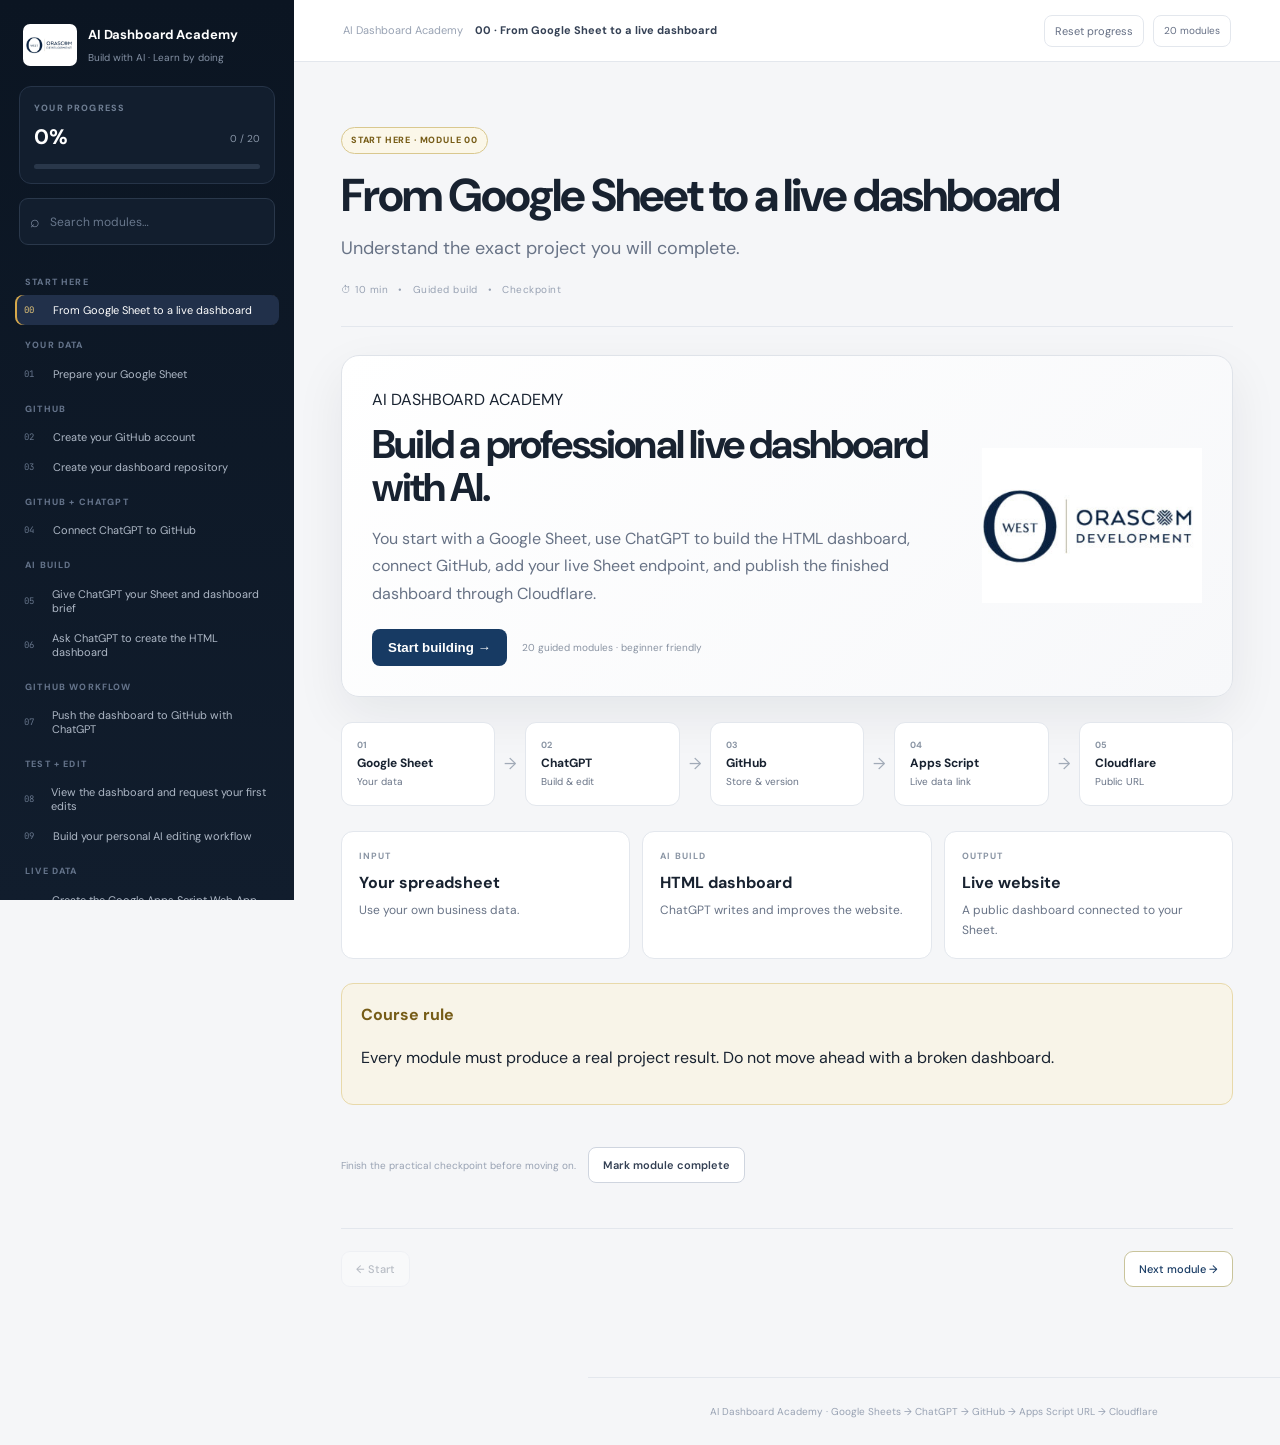
<file: index.html>
<!doctype html><html lang="en"><head><meta charset="utf-8"><meta name="viewport" content="width=device-width,initial-scale=1"><meta name="description" content="AI Dashboard Academy — build a live project dashboard from your own Google Sheet."><title>AI Dashboard Academy</title><link rel="preconnect" href="https://fonts.googleapis.com"><link rel="preconnect" href="https://fonts.gstatic.com" crossorigin><link href="https://fonts.googleapis.com/css2?family=DM+Sans:wght@400;500;600;700&family=JetBrains+Mono:wght@400;600&display=swap" rel="stylesheet"><link rel="stylesheet" href="assets/css/style.css"></head><body><div class="app-shell"><aside class="sidebar" id="sidebar"><div class="brand"><img src="assets/images/orascom-logo.png" alt="Orascom Development logo"><div><b>AI Dashboard Academy</b><span>Build with AI · Learn by doing</span></div></div><div class="course-card"><div class="course-label">YOUR PROGRESS</div><div class="progress-row"><strong id="progressText">0%</strong><span id="lessonCount">0 / 20</span></div><div class="progress-track"><i id="progressBar"></i></div></div><div class="search-wrap"><span>⌕</span><input id="search" placeholder="Search modules…"></div><nav id="nav"></nav><div class="sidebar-footer"><span class="status-dot"></span> Self-paced course<br><small>Every module produces a project deliverable.</small></div></aside><div class="overlay" id="overlay"></div><main class="main"><header class="topbar"><button class="icon-btn mobile-only" id="menuBtn">☰</button><div class="crumb"><span>AI Dashboard Academy</span><b id="topModule">Welcome</b></div><div class="top-actions"><button class="reset-btn" id="resetBtn">Reset progress</button><span class="course-pill">20 modules</span></div></header><div id="content"></div><footer>AI Dashboard Academy · Google Sheets → ChatGPT → GitHub → Apps Script URL → Cloudflare</footer></main></div><script src="modules/course-v2.js"></script><script src="assets/js/app.js"></script></body></html>
</file>
<file: assets/css/style.css>
:root{--bg:#f5f6f8;--surface:#fff;--ink:#182230;--muted:#687386;--line:#e3e7ed;--accent:#173a63;--accent2:#d7a84a;--dark:#0d1724;--dark2:#142033;--green:#087443;--shadow:0 18px 50px rgba(16,24,40,.07)}*{box-sizing:border-box}html{scroll-behavior:smooth}body{margin:0;background:var(--bg);color:var(--ink);font-family:"DM Sans",system-ui,sans-serif;line-height:1.7}.sidebar{position:fixed;inset:0 auto 0 0;width:294px;background:linear-gradient(180deg,#0b1522,#111d2d);color:#fff;padding:20px 15px;overflow:auto;z-index:50}.brand{display:flex;gap:11px;align-items:center;padding:4px 8px 20px}.brand img{width:54px;height:42px;object-fit:contain;object-position:left center;background:white;border-radius:7px;padding:3px}.brand b{display:block;font-size:13px;letter-spacing:-.01em}.brand span{display:block;color:#8592a5;font-size:10px;margin-top:2px}.course-card{margin:0 4px 14px;padding:14px;border:1px solid #263448;background:#121e2e;border-radius:12px}.course-label,.nav-title{font-size:9px;letter-spacing:.13em;font-weight:800}.course-label{color:#6f7e93}.progress-row{display:flex;align-items:center;justify-content:space-between;margin:4px 0 8px}.progress-row strong{font-size:21px}.progress-row span{font-size:10px;color:#8996a8}.progress-track{height:5px;background:#29374a;border-radius:99px;overflow:hidden}.progress-track i{display:block;width:0;height:100%;background:linear-gradient(90deg,#d7a84a,#f1d28d);border-radius:99px;transition:.35s}.search-wrap{display:flex;align-items:center;gap:8px;margin:0 4px 17px;padding:9px 10px;border:1px solid #2a384b;border-radius:9px;background:#121e2e;color:#7e8ba0}.search-wrap input{width:100%;border:0;outline:0;background:transparent;color:white;font:12px "DM Sans"}.search-wrap input::placeholder{color:#68778c}.nav-title{padding:13px 10px 5px;color:#64738a}.nav-item{width:100%;display:flex;align-items:center;gap:8px;border:0;background:transparent;color:#aeb8c6;padding:8px 9px;border-radius:8px;text-align:left;cursor:pointer;font:11px "DM Sans"}.nav-item:hover{background:#182537;color:#fff}.nav-item.active{background:#21304a;color:#fff;box-shadow:inset 2px 0 var(--accent2)}.nav-num{width:21px;color:#66758b;font:9px "JetBrains Mono"}.nav-item.active .nav-num{color:#e3c478}.nav-item i{margin-left:auto;color:#64ca91;font-style:normal}.sidebar-footer{margin:18px 5px 4px;padding:12px 10px;border-top:1px solid #243246;color:#8290a4;font-size:10px}.status-dot,.dot{display:inline-block;width:6px;height:6px;border-radius:50%;background:#45c88a;margin-right:5px}.main{margin-left:294px;min-height:100vh}.topbar{height:62px;position:sticky;top:0;z-index:40;display:flex;align-items:center;justify-content:space-between;padding:0 5%;border-bottom:1px solid var(--line);background:#ffffffed;backdrop-filter:blur(14px)}.crumb{display:flex;gap:12px;color:#98a2b3;font-size:11px}.crumb b{color:#344054}.top-actions{display:flex;align-items:center;gap:9px}.icon-btn,.reset-btn,.course-pill{height:32px;border:1px solid var(--line);border-radius:8px;background:#fff;color:#667085;cursor:pointer}.icon-btn{width:32px}.reset-btn{padding:0 10px;font:11px "DM Sans"}.course-pill{display:grid;place-items:center;padding:0 10px;font-size:10px}.mobile-only{display:none}.lesson{max-width:980px;margin:auto;padding:62px 44px 90px}.lesson-head{padding-bottom:28px;border-bottom:1px solid var(--line)}.tag{display:inline-flex;padding:5px 9px;border:1px solid #d9c88f;background:#fbf7e9;color:#765c17;border-radius:999px;font-size:9px;font-weight:800;letter-spacing:.09em}.lesson h1{font-size:46px;line-height:1.08;letter-spacing:-.045em;margin:17px 0 12px}.subtitle{font-size:18px;color:var(--muted);max-width:760px;margin:0}.lesson-meta{display:flex;gap:10px;color:#98a2b3;font-size:10px;letter-spacing:.05em;margin-top:17px}.module-body{padding-top:28px}.module-body>p{font-size:15px;color:var(--muted);max-width:790px}.module-body h2{font-size:25px;line-height:1.25;margin:42px 0 15px;letter-spacing:-.02em}.module-body h3{font-size:17px;margin:5px 0}.module-body code{background:#eef1f5;padding:2px 5px;border-radius:4px;font:11px "JetBrains Mono"}.hero-panel{display:grid;grid-template-columns:1.55fr .65fr;gap:25px;align-items:center;padding:30px;border:1px solid #dfe3e9;background:linear-gradient(135deg,#fff,#f7f8fa);border-radius:18px;box-shadow:var(--shadow);margin-bottom:22px}.hero-copy h1{font-size:40px;margin:10px 0}.hero-copy p{color:var(--muted);font-size:16px}.brand-logo{width:100%;max-width:220px;justify-self:end;object-fit:contain}.hero-actions{display:flex;gap:15px;align-items:center;margin-top:22px}.hero-actions span{font-size:10px;color:#8a94a3}.primary{border:0;border-radius:8px;background:var(--accent);color:#fff;padding:11px 16px;font-weight:700;cursor:pointer}.outcome-grid,.data-map,.requirements,.case-grid,.kpi-grid,.code-explain,.visual-rules,.capstone-list{display:grid;gap:12px;margin:22px 0}.outcome-grid{grid-template-columns:repeat(3,1fr)}.outcome-grid article,.data-map div,.requirements div,.case-grid article,.kpi-grid div,.code-explain div{background:#fff;border:1px solid var(--line);border-radius:12px;padding:17px}.outcome-grid b,.data-map b,.requirements b,.case-grid b,.kpi-grid b,.code-explain b{display:block;color:#8a95a4;font-size:9px;letter-spacing:.12em}.outcome-grid strong,.data-map strong,.requirements strong,.kpi-grid strong{display:block;margin-top:4px}.outcome-grid p,.data-map span,.requirements span,.case-grid p,.kpi-grid span,.code-explain span{display:block;color:var(--muted);font-size:12px;margin:4px 0 0}.architecture{display:grid;grid-template-columns:1fr auto 1fr auto 1fr auto 1fr auto 1fr;align-items:center;gap:9px;margin:25px 0}.architecture>div{background:#fff;border:1px solid var(--line);border-radius:11px;padding:15px;min-height:78px}.architecture b{display:block;color:#8a95a4;font-size:9px}.architecture strong{display:block;font-size:12px}.architecture span{display:block;color:var(--muted);font-size:10px}.architecture i{font-style:normal;color:#a1aab7}.architecture.compact{grid-template-columns:1fr auto 1fr auto 1fr}.callout,.mini-check,.test-card{padding:17px 19px;border-radius:12px;margin:24px 0}.callout{background:#f8f4e8;border:1px solid #e8d9aa}.callout b{display:block;color:#765c17}.mini-check{background:#edf9f2;border:1px solid #cce8d9}.mini-check b{display:block;color:var(--green);font-size:10px;letter-spacing:.08em}.mini-check span{color:#255f46;font-size:13px}.steps{display:grid;gap:12px;margin:24px 0}.steps>div{display:grid;grid-template-columns:30px 1fr;column-gap:12px;padding:15px;background:#fff;border:1px solid var(--line);border-radius:11px}.steps b{grid-row:1/3;width:27px;height:27px;border-radius:50%;display:grid;place-items:center;background:#eef2f6;color:var(--accent);font-size:10px}.steps h3,.steps p{grid-column:2}.steps p{color:var(--muted);font-size:13px;margin:0}.ai-prompt{margin:28px 0;border-radius:13px;background:#0e1724;color:#e7edf5;border:1px solid #26354a;overflow:hidden;box-shadow:0 12px 30px rgba(13,23,36,.08)}.ai-prompt header{height:40px;display:flex;align-items:center;justify-content:space-between;padding:0 13px;border-bottom:1px solid #26354a;color:#8e9bad;font-size:9px;letter-spacing:.12em;font-weight:800}.ai-prompt pre{margin:0;padding:20px;white-space:pre-wrap;font:12px/1.8 "JetBrains Mono",monospace;color:#e1e4ff;overflow:auto}.copy{border:1px solid #3a495d;background:#192536;color:#c8d0db;border-radius:6px;padding:5px 8px;font-size:9px;cursor:pointer}.copy:hover{background:#24344a}.prompt-compare{display:grid;grid-template-columns:1fr 1fr;gap:12px}.prompt-compare>div{background:#fff;border:1px solid var(--line);border-radius:12px;padding:17px}.prompt-compare small{font-size:9px;font-weight:800;color:#8a95a4}.prompt-compare pre{white-space:pre-wrap;color:var(--muted);font:12px/1.7 "JetBrains Mono"}.screenshot{margin:28px 0;background:#fff;border:1px solid var(--line);border-radius:15px;overflow:hidden;box-shadow:var(--shadow)}.screenshot img{display:block;width:100%;height:auto}.screenshot figcaption{padding:10px 14px;color:#8a94a3;font-size:10px;border-top:1px solid var(--line)}.visual-rules{grid-template-columns:repeat(5,1fr)}.visual-rules span{padding:12px;text-align:center;border:1px solid var(--line);background:#fff;border-radius:9px;font-size:11px}.code-explain{grid-template-columns:repeat(3,1fr)}.requirements{grid-template-columns:repeat(4,1fr)}.data-map{grid-template-columns:repeat(4,1fr)}.case-grid{grid-template-columns:repeat(4,1fr)}.kpi-grid{grid-template-columns:repeat(4,1fr)}.test-card{background:#f3f6fa;border:1px solid #dce3eb}.test-card b{display:block;margin-bottom:5px}.test-card li{color:var(--muted);font-size:13px}.capstone-list{grid-template-columns:repeat(2,1fr)}.capstone-list div{padding:13px 15px;background:#fff;border:1px solid var(--line);border-radius:9px;font-size:12px;color:#365d4b}.prompt-library{display:grid;grid-template-columns:repeat(2,1fr);gap:10px}.library-copy{padding:14px;text-align:left;border:1px solid var(--line);background:#fff;border-radius:10px;cursor:pointer;font-weight:700;color:#344054}.library-copy:hover{border-color:#cfc49b;background:#fbfaf6}.finish-banner{margin-top:30px;padding:25px;border-radius:15px;background:linear-gradient(135deg,#11263d,#183a5d);color:#fff}.finish-banner strong{font-size:22px}.finish-banner p{color:#b9c8d8}.completion{display:flex;align-items:center;gap:12px;margin-top:42px}.completion>span{font-size:10px;color:#98a2b3}.complete{border:1px solid #cfd5df;background:#fff;color:#344054;border-radius:8px;padding:10px 14px;font:600 11px "DM Sans";cursor:pointer}.complete:hover{border-color:#173a63;color:#173a63}.complete.done{border-color:#bce0cc;background:#effaf4;color:var(--green)}.pager{display:flex;justify-content:space-between;gap:12px;margin-top:45px;padding-top:22px;border-top:1px solid var(--line)}.pager button{border:1px solid var(--line);background:#fff;border-radius:9px;padding:10px 14px;color:#475467;font:500 11px "DM Sans";cursor:pointer}.pager button:hover,.pager .next{border-color:#c9c49b;color:#173a63}.pager button:disabled{opacity:.35;cursor:not-allowed}footer{margin-left:294px;padding:25px 5%;border-top:1px solid var(--line);color:#98a2b3;font-size:10px;text-align:center}.overlay{display:none}@media(max-width:900px){.sidebar{transform:translateX(-100%);transition:.25s;box-shadow:15px 0 40px #0004}.sidebar.open{transform:translateX(0)}.main,footer{margin-left:0}.mobile-only{display:inline-block}.overlay.show{display:block;position:fixed;inset:0;background:#0007;z-index:45}.topbar{padding:0 16px}.crumb span{display:none}.lesson{padding:45px 24px 70px}.architecture,.architecture.compact{grid-template-columns:1fr}.architecture i{display:none}.outcome-grid,.data-map,.requirements,.case-grid,.kpi-grid,.code-explain,.visual-rules{grid-template-columns:1fr 1fr}.hero-panel{grid-template-columns:1fr}.brand-logo{justify-self:start;max-width:190px}}@media(max-width:560px){.lesson h1,.hero-copy h1{font-size:34px}.subtitle{font-size:16px}.outcome-grid,.data-map,.requirements,.case-grid,.kpi-grid,.code-explain,.visual-rules,.prompt-compare,.capstone-list,.prompt-library{grid-template-columns:1fr}.lesson{padding-left:17px;padding-right:17px}.top-actions .reset-btn{display:none}.brand img{width:48px}.completion{align-items:flex-start;flex-direction:column}}
</file>
